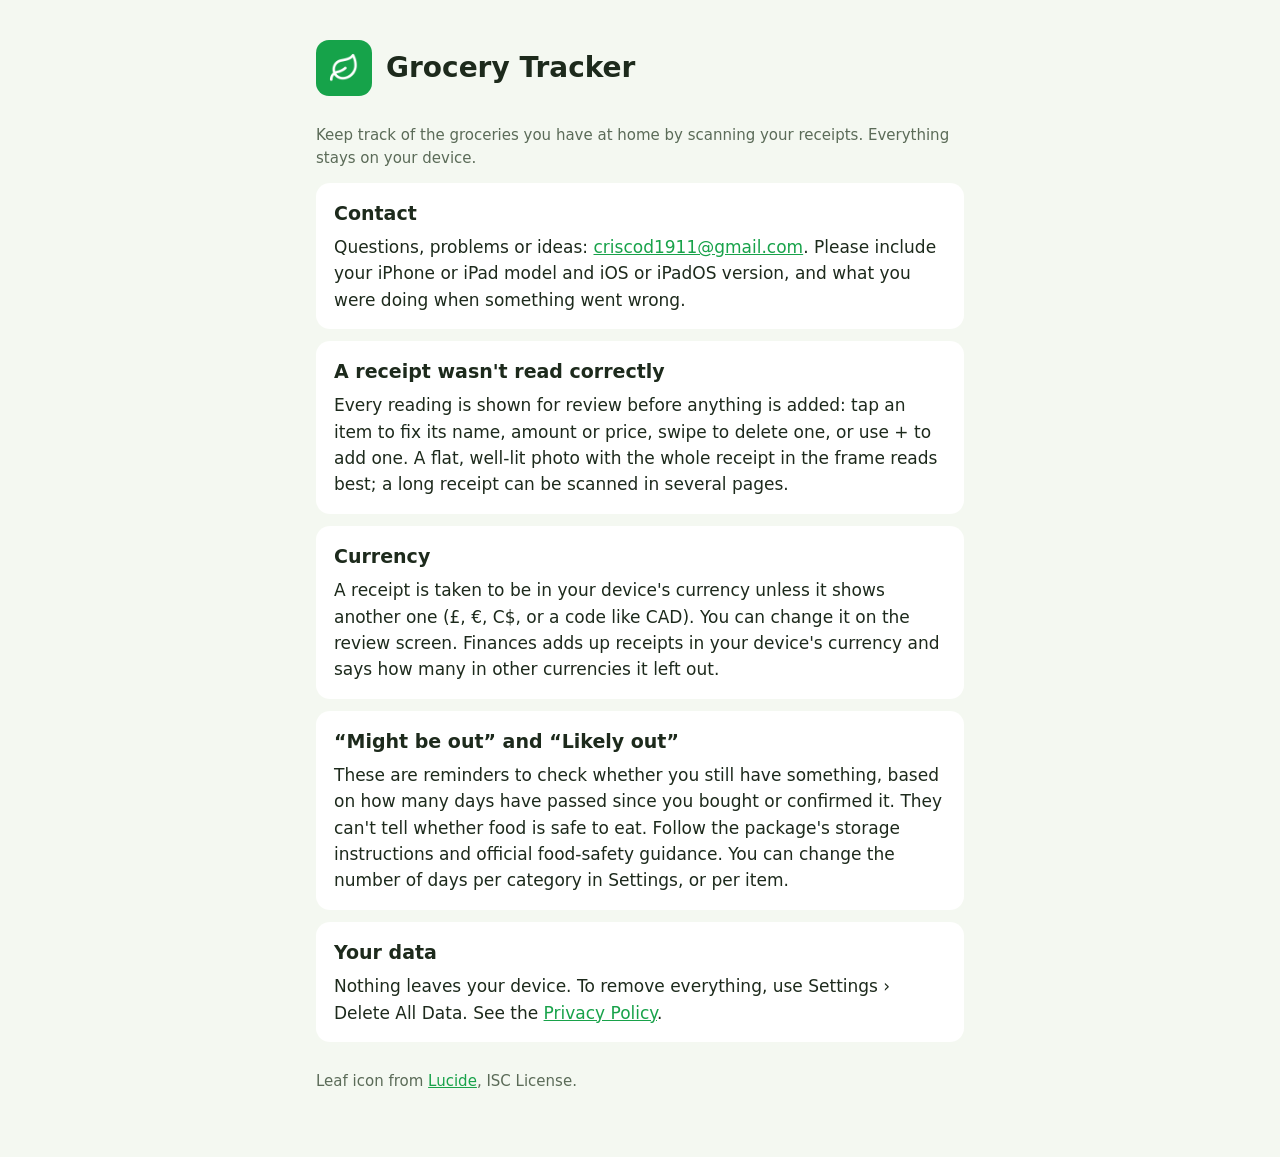
<file: index.html>
<!doctype html>
<html lang="en">
<head>
<meta charset="utf-8">
<meta name="viewport" content="width=device-width, initial-scale=1">
<title>Grocery Tracker · Help &amp; Support</title>
<link rel="stylesheet" href="style.css">
</head>
<body>
<main>
<header><img src="icon.png" alt=""><h1>Grocery Tracker</h1></header>
<p class="muted">Keep track of the groceries you have at home by scanning your receipts. Everything stays on your device.</p>

<section><h2>Contact</h2>
<p>Questions, problems or ideas: <a href="mailto:criscod1911@gmail.com">criscod1911@gmail.com</a>. Please include your iPhone or iPad model and iOS or iPadOS version, and what you were doing when something went wrong.</p></section>

<section><h2>A receipt wasn't read correctly</h2>
<p>Every reading is shown for review before anything is added: tap an item to fix its name, amount or price, swipe to delete one, or use + to add one. A flat, well-lit photo with the whole receipt in the frame reads best; a long receipt can be scanned in several pages.</p></section>

<section><h2>Currency</h2>
<p>A receipt is taken to be in your device's currency unless it shows another one (£, €, C$, or a code like CAD). You can change it on the review screen. Finances adds up receipts in your device's currency and says how many in other currencies it left out.</p></section>

<section><h2>“Might be out” and “Likely out”</h2>
<p>These are reminders to check whether you still have something, based on how many days have passed since you bought or confirmed it. They can't tell whether food is safe to eat. Follow the package's storage instructions and official food-safety guidance. You can change the number of days per category in Settings, or per item.</p></section>

<section><h2>Your data</h2>
<p>Nothing leaves your device. To remove everything, use Settings › Delete All Data. See the <a href="privacy.html">Privacy Policy</a>.</p></section>

<nav class="muted">Leaf icon from <a href="https://lucide.dev">Lucide</a>, ISC License.</nav>
</main>
</body>
</html>
</file>
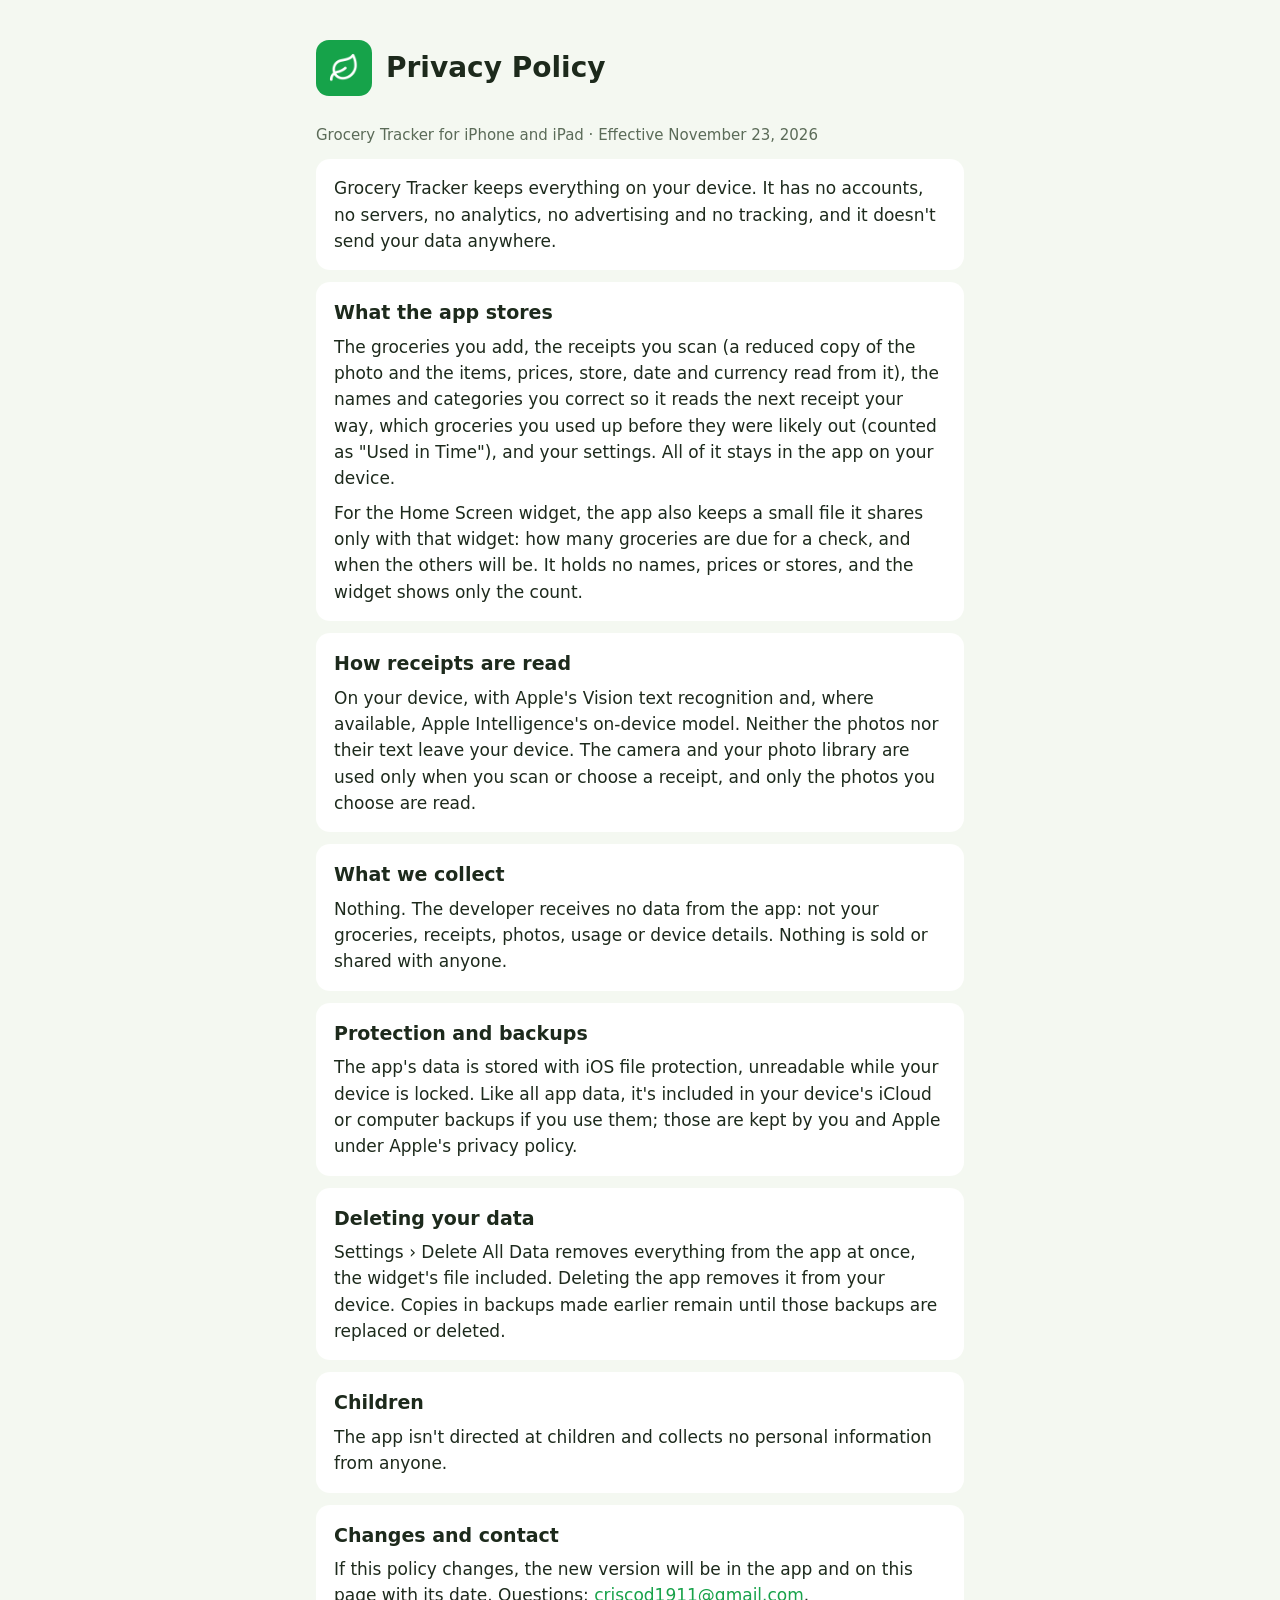
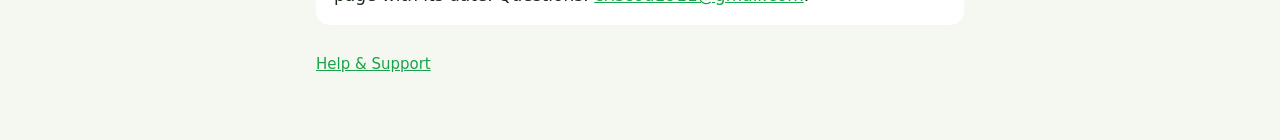
<file: privacy.html>
<!doctype html>
<html lang="en">
<head>
<meta charset="utf-8">
<meta name="viewport" content="width=device-width, initial-scale=1">
<title>Privacy Policy · Grocery Tracker</title>
<link rel="stylesheet" href="style.css">
</head>
<body>
<main>
<header><img src="icon.png" alt=""><h1>Privacy Policy</h1></header>
<p class="muted">Grocery Tracker for iPhone and iPad · Effective November 23, 2026</p>

<section><p>Grocery Tracker keeps everything on your device. It has no accounts, no servers, no analytics, no advertising and no tracking, and it doesn't send your data anywhere.</p></section>

<section><h2>What the app stores</h2>
<p>The groceries you add, the receipts you scan (a reduced copy of the photo and the items, prices, store, date and currency read from it), the names and categories you correct so it reads the next receipt your way, which groceries you used up before they were likely out (counted as "Used in Time"), and your settings. All of it stays in the app on your device.</p>
<p>For the Home Screen widget, the app also keeps a small file it shares only with that widget: how many groceries are due for a check, and when the others will be. It holds no names, prices or stores, and the widget shows only the count.</p></section>

<section><h2>How receipts are read</h2>
<p>On your device, with Apple's Vision text recognition and, where available, Apple Intelligence's on-device model. Neither the photos nor their text leave your device. The camera and your photo library are used only when you scan or choose a receipt, and only the photos you choose are read.</p></section>

<section><h2>What we collect</h2>
<p>Nothing. The developer receives no data from the app: not your groceries, receipts, photos, usage or device details. Nothing is sold or shared with anyone.</p></section>

<section><h2>Protection and backups</h2>
<p>The app's data is stored with iOS file protection, unreadable while your device is locked. Like all app data, it's included in your device's iCloud or computer backups if you use them; those are kept by you and Apple under Apple's privacy policy.</p></section>

<section><h2>Deleting your data</h2>
<p>Settings › Delete All Data removes everything from the app at once, the widget's file included. Deleting the app removes it from your device. Copies in backups made earlier remain until those backups are replaced or deleted.</p></section>

<section><h2>Children</h2>
<p>The app isn't directed at children and collects no personal information from anyone.</p></section>

<section><h2>Changes and contact</h2>
<p>If this policy changes, the new version will be in the app and on this page with its date. Questions: <a href="mailto:criscod1911@gmail.com">criscod1911@gmail.com</a>.</p></section>

<nav><a href="./">Help &amp; Support</a></nav>
</main>
</body>
</html>
</file>
<file: style.css>
:root { --bg: #f4f8f1; --card: #ffffff; --text: #1d2a1c; --muted: #5b6b58; --leaf: #18a24a; color-scheme: light dark; }
@media (prefers-color-scheme: dark) { :root { --bg: #0f1d14; --card: #17291d; --text: #e8f1e6; --muted: #a2b59e; --leaf: #3cc46a; } }
* { box-sizing: border-box; }
body { margin: 0; background: var(--bg); color: var(--text); font: 17px/1.55 ui-rounded, -apple-system, "SF Pro Rounded", system-ui, sans-serif; }
main { max-width: 680px; margin: 0 auto; padding: 40px 16px 64px; }
header { display: flex; align-items: center; gap: 14px; margin-bottom: 28px; }
header img { width: 56px; height: 56px; border-radius: 13px; }
h1 { font-size: 28px; margin: 0; }
h2 { font-size: 19px; margin: 0 0 6px; }
section { background: var(--card); border-radius: 14px; padding: 16px 18px; margin: 12px 0; }
p { margin: 0; }
p + p { margin-top: 8px; }
.muted { color: var(--muted); font-size: 15px; }
a { color: var(--leaf); }
nav { margin-top: 28px; font-size: 15px; }
</file>
